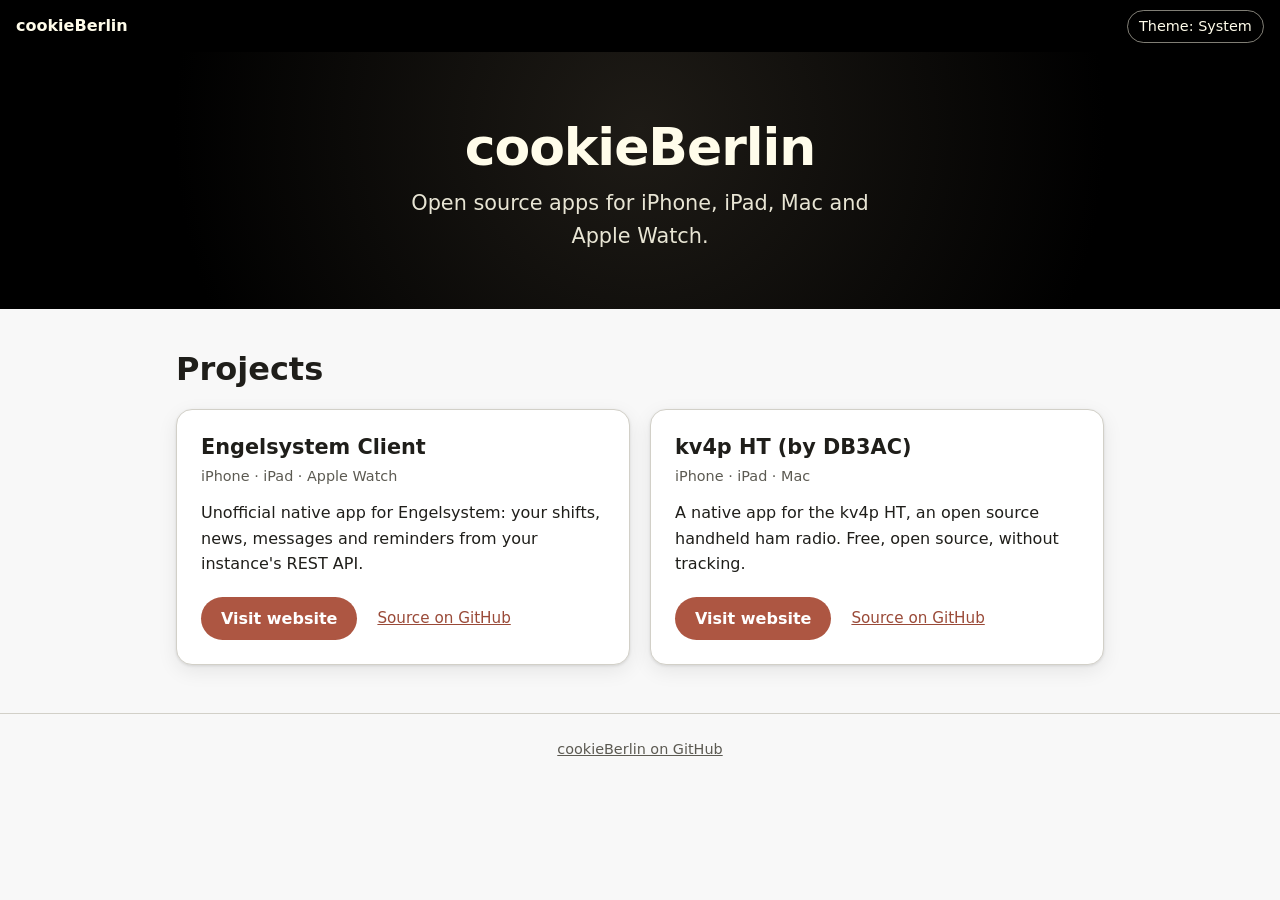
<file: index.html>
<!doctype html>
<html lang="en">
<head>
  <meta charset="utf-8">
  <meta name="viewport" content="width=device-width, initial-scale=1">
  <title>cookieBerlin – open source apps for iPhone, iPad, Mac and Apple Watch</title>
  <meta name="description" content="Open source apps by cookieBerlin: Engelsystem Client for iPhone, iPad and Apple Watch, and kv4p HT (by DB3AC) for iPhone, iPad and Mac.">
  <link rel="canonical" href="https://cookieberlin.github.io/">
  <meta name="google-site-verification" content="vhthRshi5zQNoeJxvasUAu0BnxTzgdeufqKhue72Mvo" />

  <meta property="og:type" content="website">
  <meta property="og:title" content="cookieBerlin – open source apps">
  <meta property="og:description" content="Open source apps by cookieBerlin: Engelsystem Client and kv4p HT (by DB3AC).">
  <meta property="og:url" content="https://cookieberlin.github.io/">

  <script type="application/ld+json">
  {
    "@context": "https://schema.org",
    "@graph": [
      {
        "@type": "Person",
        "@id": "https://cookieberlin.github.io/#person",
        "name": "cookieBerlin",
        "url": "https://cookieberlin.github.io/",
        "sameAs": ["https://github.com/cookieBerlin"]
      },
      {
        "@type": "ItemList",
        "name": "Projects",
        "itemListElement": [
          {
            "@type": "ListItem",
            "position": 1,
            "item": {
              "@type": "SoftwareApplication",
              "name": "Engelsystem Client",
              "url": "https://cookieberlin.github.io/EngelsystemClient/",
              "applicationCategory": "UtilitiesApplication",
              "operatingSystem": "iOS, iPadOS, watchOS",
              "author": { "@id": "https://cookieberlin.github.io/#person" }
            }
          },
          {
            "@type": "ListItem",
            "position": 2,
            "item": {
              "@type": "SoftwareApplication",
              "name": "kv4p HT (by DB3AC)",
              "url": "https://cookieberlin.github.io/kv4p-ht/",
              "applicationCategory": "UtilitiesApplication",
              "operatingSystem": "iOS, iPadOS, macOS",
              "author": { "@id": "https://cookieberlin.github.io/#person" }
            }
          }
        ]
      }
    ]
  }
  </script>

  <script>
    /* Apply the saved colour scheme before the page paints. */
    try {
      var t = localStorage.getItem("theme");
      if (t === "light" || t === "dark") document.documentElement.setAttribute("data-theme", t);
    } catch (e) {}
  </script>

  <link rel="stylesheet" href="/style.css">
</head>
<body>
  <header>
    <div class="bar">
      <a class="brand" href="/">cookieBerlin</a>
      <button class="theme" type="button" id="theme" hidden>Theme: System</button>
    </div>
    <div class="hero">
      <h1>cookieBerlin</h1>
      <p class="tagline">Open source apps for iPhone, iPad, Mac and Apple&nbsp;Watch.</p>
    </div>
  </header>

  <main>
    <h2>Projects</h2>
    <ul class="projects">
      <li class="card">
        <h3><a href="/EngelsystemClient/">Engelsystem Client</a></h3>
        <p class="platforms">iPhone · iPad · Apple Watch</p>
        <p class="desc">Unofficial native app for Engelsystem: your shifts, news, messages and reminders from your instance's REST API.</p>
        <div class="links">
          <a class="button" href="/EngelsystemClient/">Visit website</a>
          <a class="source" href="https://github.com/cookieBerlin/EngelsystemClient">Source on GitHub</a>
        </div>
      </li>
      <li class="card">
        <h3><a href="/kv4p-ht/">kv4p HT (by DB3AC)</a></h3>
        <p class="platforms">iPhone · iPad · Mac</p>
        <p class="desc">A native app for the kv4p HT, an open source handheld ham radio. Free, open source, without tracking.</p>
        <div class="links">
          <a class="button" href="/kv4p-ht/">Visit website</a>
          <a class="source" href="https://github.com/cookieBerlin/kv4p-ht">Source on GitHub</a>
        </div>
      </li>
    </ul>
  </main>

  <footer>
    <a href="https://github.com/cookieBerlin">cookieBerlin on GitHub</a>
  </footer>

  <script>
    /* Colour scheme switch: System → Light → Dark. */
    (function () {
      var btn = document.getElementById("theme");
      var root = document.documentElement;
      var order = ["system", "light", "dark"];
      var labels = { system: "System", light: "Light", dark: "Dark" };
      var current = root.getAttribute("data-theme") || "system";

      function apply(mode) {
        current = mode;
        if (mode === "system") root.removeAttribute("data-theme");
        else root.setAttribute("data-theme", mode);
        btn.textContent = "Theme: " + labels[mode];
        try {
          if (mode === "system") localStorage.removeItem("theme");
          else localStorage.setItem("theme", mode);
        } catch (e) {}
      }

      btn.addEventListener("click", function () {
        apply(order[(order.indexOf(current) + 1) % order.length]);
      });
      btn.textContent = "Theme: " + labels[current];
      btn.hidden = false;
    })();
  </script>
</body>
</html>
</file>
<file: style.css>
/* Style of cookieberlin.github.io, after the kv4p HT project site: system font, warm accent, black bar and hero. */

:root {
  color-scheme: light dark;
  --bg: #F8F8F8;
  --surface: #FFFFFF;
  --text: #1F1E1A;
  --muted: #5C5A52;
  --border: #D2D0C8;
  --accent: #AD5642;
  --accent-hover: #8B452F;
  --accent-text: #9A4A38;
  --hero-bg: #000000;
  --hero-text: #FFFCEA;
  --card-shadow: 0 1px 3px rgba(0, 0, 0, 0.10), 0 6px 20px rgba(0, 0, 0, 0.08);
}

@media (prefers-color-scheme: dark) {
  :root:not([data-theme="light"]) {
    --bg: #121212;
    --surface: #1C1C1C;
    --text: #EDEBE3;
    --muted: #A8A598;
    --border: #2E2E2E;
    --accent-text: #E08E78;
    --card-shadow: 0 1px 3px rgba(0, 0, 0, 0.5), 0 4px 16px rgba(0, 0, 0, 0.35);
  }
}

:root[data-theme="light"] { color-scheme: light; }

:root[data-theme="dark"] {
  color-scheme: dark;
  --bg: #121212;
  --surface: #1C1C1C;
  --text: #EDEBE3;
  --muted: #A8A598;
  --border: #2E2E2E;
  --accent-text: #E08E78;
  --card-shadow: 0 1px 3px rgba(0, 0, 0, 0.5), 0 4px 16px rgba(0, 0, 0, 0.35);
}

* { box-sizing: border-box; }

body {
  margin: 0;
  font-family: system-ui, -apple-system, BlinkMacSystemFont, "Segoe UI", Roboto, "Helvetica Neue", sans-serif;
  background: var(--bg);
  color: var(--text);
  line-height: 1.6;
  -webkit-font-smoothing: antialiased;
}

a { color: var(--accent-text); }
a:hover { color: var(--accent-hover); }

/* Bar on top */

.bar {
  position: sticky;
  top: 0;
  z-index: 10;
  display: flex;
  align-items: center;
  justify-content: space-between;
  gap: 1rem;
  padding: 0.6rem 1rem;
  background: var(--hero-bg);
  color: var(--hero-text);
}

.brand { color: var(--hero-text); font-weight: 600; text-decoration: none; }
.brand:hover { color: #FFFFFF; }

/* The switch of the colour scheme: system, light or dark. */
.theme {
  padding: 0.25rem 0.7rem;
  border: 1px solid rgba(255, 252, 234, 0.5);
  border-radius: 999px;
  background: transparent;
  color: var(--hero-text);
  font: inherit;
  font-size: 0.9rem;
  cursor: pointer;
}

.theme:hover { border-color: var(--hero-text); }

/* Buttons */

.button {
  display: inline-block;
  padding: 0.55rem 1.25rem;
  border-radius: 999px;
  background: var(--accent);
  color: #FFFFFF;
  font-weight: 600;
  text-decoration: none;
}

.button:hover { background: var(--accent-hover); color: #FFFFFF; }

/* Hero */

.hero {
  padding: 4rem 1rem 3.5rem;
  background: radial-gradient(circle at 50% 30%, #1E1B16 0%, var(--hero-bg) 70%);
  color: var(--hero-text);
  text-align: center;
}

.hero h1 {
  margin: 0 0 0.5rem;
  font-size: clamp(2rem, 6vw, 3.25rem);
  font-weight: 600;
  letter-spacing: -0.02em;
  line-height: 1.2;
}

.tagline {
  max-width: 34rem;
  margin: 0 auto;
  font-size: clamp(1.05rem, 2.5vw, 1.3rem);
  opacity: 0.9;
}

/* Content */

main { max-width: 60rem; margin: 0 auto; padding: 2.5rem 1rem 3rem; }

main h2 {
  margin: 0 0 1.25rem;
  font-size: clamp(1.5rem, 4vw, 2rem);
  font-weight: 600;
  line-height: 1.25;
}

/* Project list */

.projects {
  display: grid;
  grid-template-columns: repeat(auto-fit, minmax(min(100%, 22rem), 1fr));
  gap: 1.25rem;
  margin: 0;
  padding: 0;
  list-style: none;
}

.card {
  display: flex;
  flex-direction: column;
  padding: 1.5rem;
  background: var(--surface);
  border: 1px solid var(--border);
  border-radius: 1rem;
  box-shadow: var(--card-shadow);
}

.card h3 { margin: 0 0 0.25rem; font-size: 1.3rem; font-weight: 600; line-height: 1.3; }
.card h3 a { color: var(--text); text-decoration: none; }
.card h3 a:hover { color: var(--accent-text); }

.platforms { margin: 0 0 0.75rem; color: var(--muted); font-size: 0.9rem; }

.card .desc { margin: 0 0 1.25rem; flex: 1; }

.links { display: flex; flex-wrap: wrap; align-items: center; gap: 0.5rem 1.25rem; }

.source { font-size: 0.95rem; }

/* Error page */

main.notfound { max-width: 40rem; padding: 4rem 1rem; text-align: center; }

.notfound h1 { margin: 0 0 0.5rem; font-size: clamp(1.75rem, 5vw, 2.5rem); font-weight: 600; line-height: 1.25; }
.notfound p { margin: 0 0 2rem; color: var(--muted); }

/* Footer */

footer {
  padding: 1.5rem 1rem 2rem;
  border-top: 1px solid var(--border);
  color: var(--muted);
  font-size: 0.9rem;
  text-align: center;
}

footer a { color: var(--muted); }
footer a:hover { color: var(--accent-text); }
</file>
